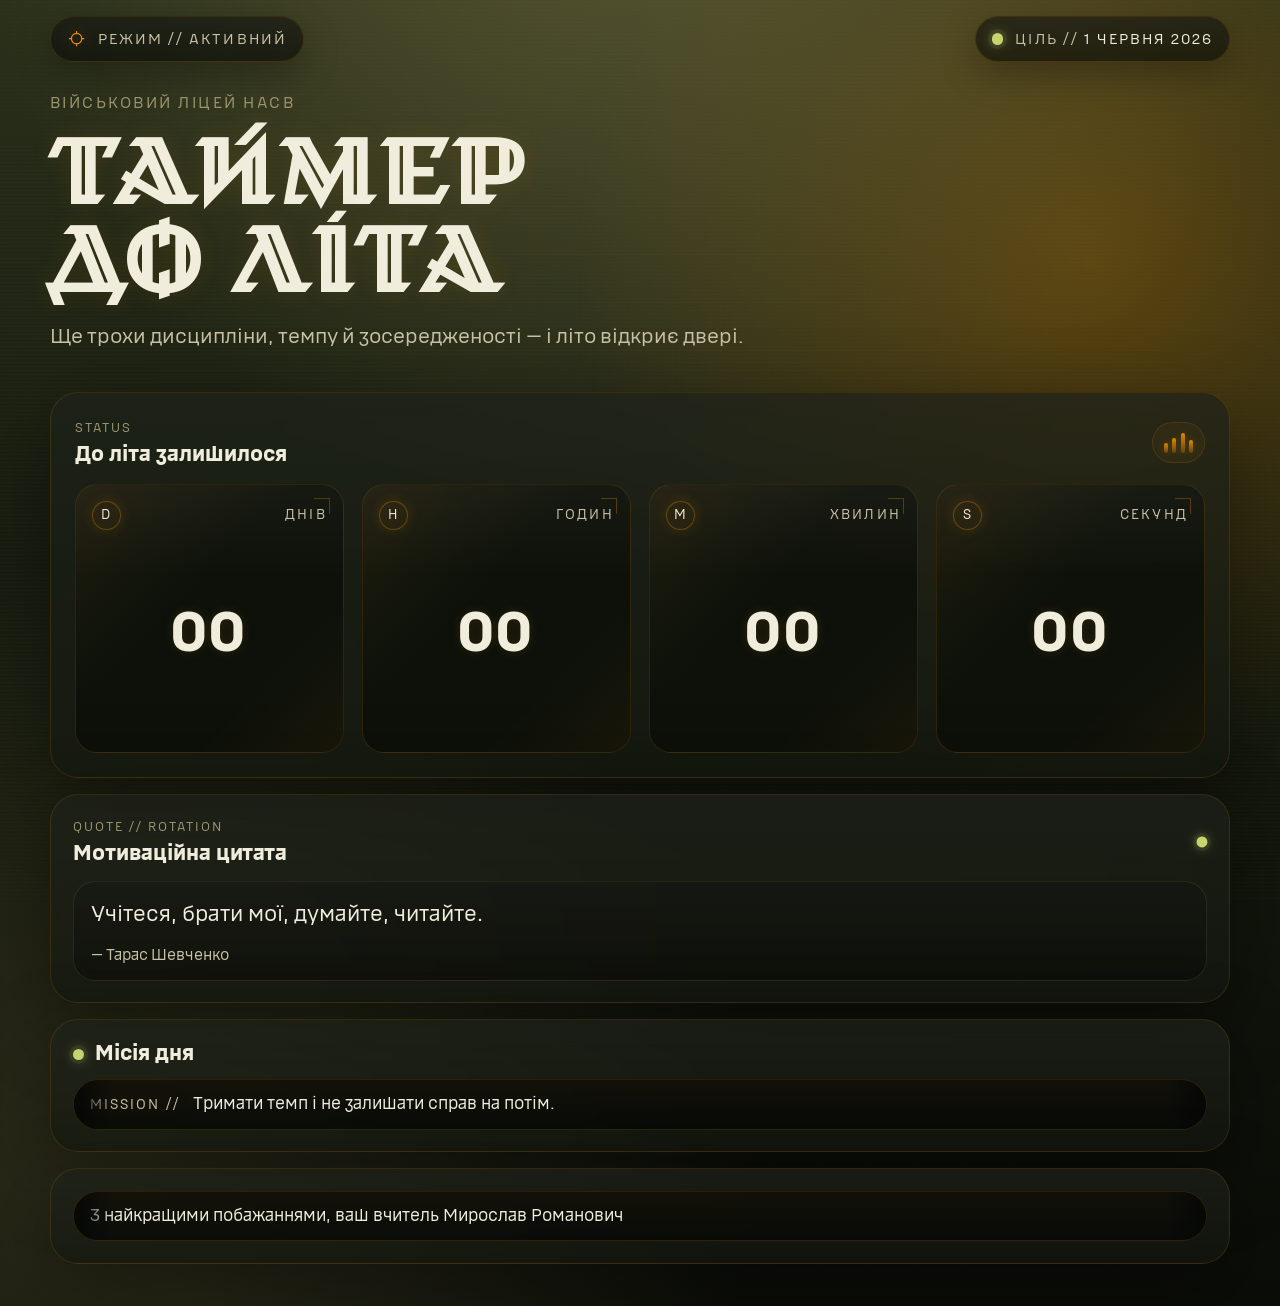
<file: index.html>
<!doctype html>
<html lang="uk">
  <head>
    <meta charset="UTF-8" />
    <meta name="viewport" content="width=device-width, initial-scale=1" />
    <title>Таймер до літа</title>
    <meta
      name="description"
      content="Односторінковий адаптивний таймер до літа у військово-тактичній стилістиці для ліцеїстів."
    />

    <!--
      Налаштування шрифтів:
      1) Покладіть Volja та UAF Sans у папку ./fonts/
      2) Якщо файлів немає, сторінка коректно перейде на fallback-шрифти
      Технічна примітка: <main> позначає домінантний вміст сторінки, а <time datetime>
      дає машиночитну дату — див. MDN: HTML <main>, HTML <time>.
    -->
    <link
      rel="preload"
      href="./fonts/Volja-Regular.woff2"
      as="font"
      type="font/woff2"
      crossorigin
    />
    <link
      rel="preload"
      href="./fonts/UAFSans-Regular.woff2"
      as="font"
      type="font/woff2"
      crossorigin
    />
    <link
      rel="preload"
      href="./fonts/UAFSans-Bold.woff2"
      as="font"
      type="font/woff2"
      crossorigin
    />

    <link rel="stylesheet" href="./styles.css" />
    <link rel="shortcut icon" href="./includes/favicon.png" type="image/x-icon">
  </head>
  <body>
    <a class="skip-link" href="#main-content">Перейти до основного вмісту</a>

    <div class="site-shell">
      <header class="topbar" aria-label="Статус таймера">
        <div class="topbar__group">
          <span class="status-icon" aria-hidden="true">
            <svg
              viewBox="0 0 24 24"
              width="20"
              height="20"
              fill="none"
              xmlns="http://www.w3.org/2000/svg"
            >
              <circle cx="12" cy="12" r="6.5" />
              <path d="M12 2.5V6.5M12 17.5V21.5M2.5 12H6.5M17.5 12H21.5" />
            </svg>
          </span>
          <span class="status-text">РЕЖИМ // АКТИВНИЙ</span>
        </div>

        <div class="topbar__group topbar__group--right">
          <span class="status-led" aria-hidden="true"></span>
          <span class="status-text">
            ЦІЛЬ //
            <time id="target-date" datetime="2026-06-01T00:00:00+03:00">
              1 червня 2026
            </time>
          </span>
        </div>
      </header>

      <main id="main-content" class="hero" aria-labelledby="page-title">
        <section class="hero__inner">
          <p class="eyebrow">Військовий ліцей НАСВ</p>
          <h1 id="page-title">Таймер до літа</h1>
          <p class="lead">
            Ще трохи дисципліни, темпу й зосередженості — і літо відкриє двері.
          </p>

          <section class="countdown-block" aria-labelledby="countdown-title">
            <div class="block-head">
              <div class="block-head__left">
                <span class="micro-tag">STATUS</span>
                <h2 id="countdown-title">До літа залишилося</h2>
              </div>

              <div class="signal" aria-hidden="true">
                <span class="signal__bar"></span>
                <span class="signal__bar"></span>
                <span class="signal__bar"></span>
                <span class="signal__bar"></span>
              </div>
            </div>

            <div class="countdown-grid" data-countdown>
              <article class="time-card" aria-label="Днів">
                <div class="time-card__meta">
                  <span class="time-card__code">D</span>
                  <span class="time-card__label">Днів</span>
                </div>
                <p class="time-card__value" id="days" aria-hidden="true">00</p>
                <span class="time-card__corner" aria-hidden="true"></span>
              </article>

              <article class="time-card" aria-label="Годин">
                <div class="time-card__meta">
                  <span class="time-card__code">H</span>
                  <span class="time-card__label">Годин</span>
                </div>
                <p class="time-card__value" id="hours" aria-hidden="true">
                  00
                </p>
                <span class="time-card__corner" aria-hidden="true"></span>
              </article>

              <article class="time-card" aria-label="Хвилин">
                <div class="time-card__meta">
                  <span class="time-card__code">M</span>
                  <span class="time-card__label">Хвилин</span>
                </div>
                <p class="time-card__value" id="minutes" aria-hidden="true">
                  00
                </p>
                <span class="time-card__corner" aria-hidden="true"></span>
              </article>

              <article class="time-card" aria-label="Секунд">
                <div class="time-card__meta">
                  <span class="time-card__code">S</span>
                  <span class="time-card__label">Секунд</span>
                </div>
                <p class="time-card__value" id="seconds" aria-hidden="true">
                  00
                </p>
                <span class="time-card__corner" aria-hidden="true"></span>
              </article>
            </div>

           <!--  <p class="summary-line" id="summary-line">
              Оперативний статус оновлюється щосекунди.
            </p>

            <p
              class="sr-only"
              id="countdown-live"
              role="status"
              aria-live="polite"
              aria-atomic="true"
            >
              До літа залишилося — триває обчислення.
            </p> -->
          </section>

          <section class="quote-block reveal" aria-labelledby="quote-title">
            <div class="block-head block-head--compact">
              <div class="block-head__left">
                <span class="micro-tag">QUOTE // ROTATION</span>
                <h2 id="quote-title">Мотиваційна цитата</h2>
              </div>
              <span class="status-led status-led--soft" aria-hidden="true"></span>
            </div>

            <figure class="quote-card" id="quote-card">
              <blockquote class="quote-card__text" id="quote-text">
                Учітеся, брати мої, думайте, читайте.
              </blockquote>
              <figcaption class="quote-card__author" id="quote-author">
                — Тарас Шевченко
              </figcaption>
            </figure>
          </section>

          <section class="mission-block reveal" aria-labelledby="mission-title">
            <div class="mission-block__label-wrap">
              <span class="mission-dot" aria-hidden="true"></span>
              <h2 id="mission-title" class="mission-block__label">
                Місія дня
              </h2>
            </div>

            <div class="mission-ticker" aria-live="off">
              <div class="mission-ticker__track">
                <span class="mission-ticker__prefix">MISSION //</span>
                <span id="mission-text">
                  Тримати темп і не залишати справ на потім.
                </span>
              </div>
            </div>
          </section>

          <section class="mission-block reveal" aria-labelledby="mission-title">
            <!-- <div class="mission-block__label-wrap">
              <span class="mission-dot" aria-hidden="true"></span>
              <h2 id="mission-title" class="mission-block__label">
                Місія дня
              </h2>
            </div> -->

            <div class="mission-ticker" aria-live="off">
              <div class="mission-ticker__track">
                
                <span id="mission-text">
                  З найкращими побажаннями, ваш вчитель Мирослав Романович
                </span>
              </div>
            </div>
          </section>
        </section>

       <!--  <section class="below-fold reveal" aria-labelledby="briefing-title">
          <div class="section-shell">
            <div class="block-head block-head--compact">
              <div class="block-head__left">
                <span class="micro-tag">BRIEFING</span>
                <h2 id="briefing-title">Що ще працює на вау-ефект</h2>
              </div>
            </div>

            <div class="briefing-grid">
              <article class="briefing-card">
                <h3>Тон сторінки</h3>
                <p>
                  Не «сувора воєнщина», а тактичний інтерфейс: точність,
                  дисципліна, гідність, світле очікування літа.
                </p>
              </article>

              <article class="briefing-card">
                <h3>Для учнів</h3>
                <p>
                  Короткі й сильні формули працюють краще за довгі абзаци. Одна
                  цитата, одна місія, один чіткий ритм.
                </p>
              </article>

              <article class="briefing-card">
                <h3>На телефоні</h3>
                <p>
                  Таймер перебудовується у формат 2×2, цифри лишаються великими,
                  а декоративні ефекти стають м’якшими.
                </p>
              </article>
            </div>
          </div>
        </section> -->
      </main>
    </div>

    <script defer src="./script.js"></script>
  </body>
</html>
</file>
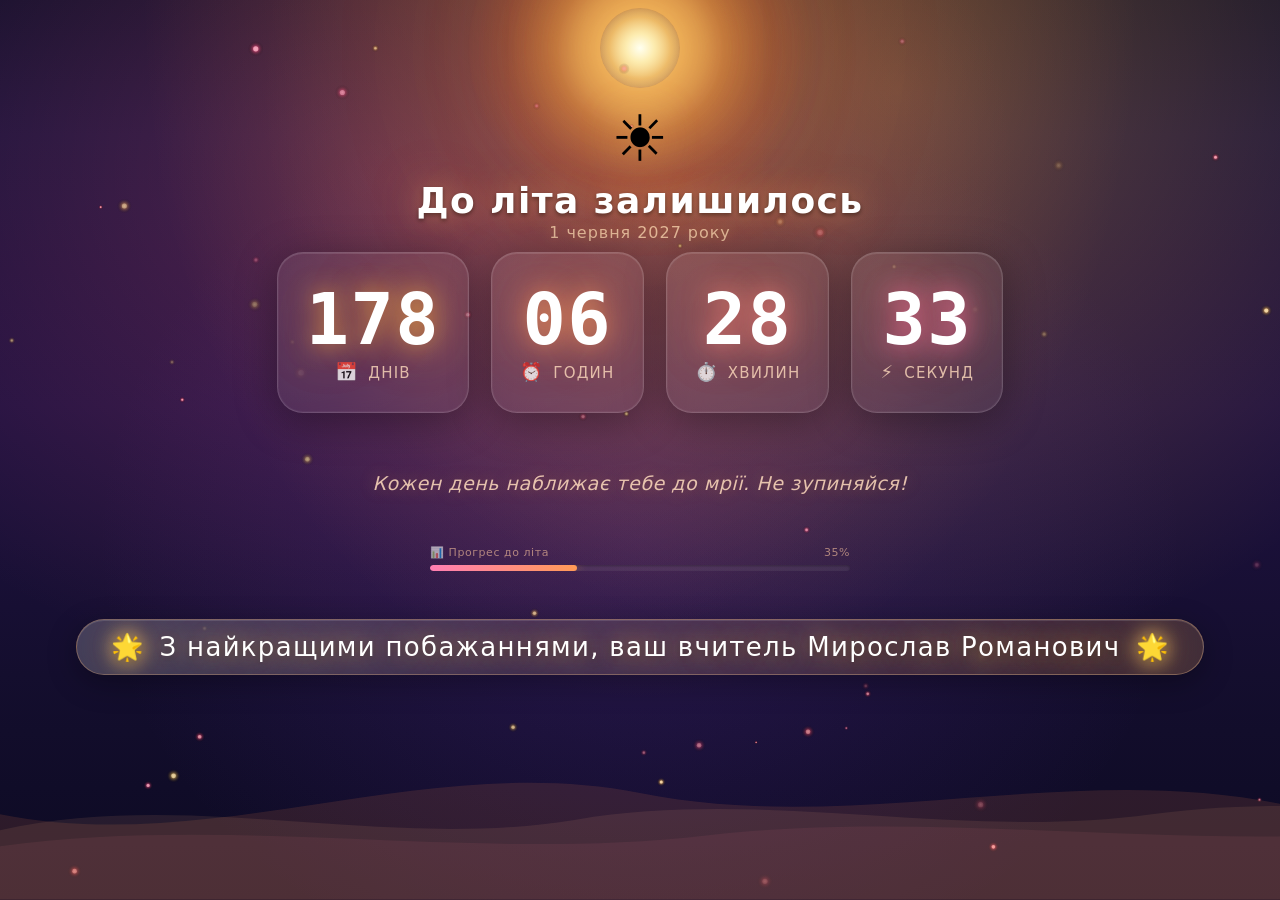
<file: index-v2.html>
<!DOCTYPE html>
<html lang="uk">
<head>
    <meta charset="UTF-8">
    <meta name="viewport" content="width=device-width, initial-scale=1.0">
    <title>⏳ Таймер до літа 2026</title>
    <style>
        :root {
            --bg-deep: #0a0a1a;
            --card-bg: rgba(255, 255, 255, 0.06);
            --card-border: rgba(255, 255, 255, 0.15);
            --text-primary: #ffffff;
            --text-secondary: rgba(255, 255, 255, 0.8);
            --glow-gold: #ffb347;
            --glow-coral: #ff6b6b;
            --glow-amber: #ff9a3c;
            --glow-pink: #ff7eb3;
            --glow-sun: #ffe484;
            --font-display: 'Segoe UI', 'Inter', system-ui, -apple-system, sans-serif;
            --font-mono: 'SF Mono', 'Cascadia Code', 'JetBrains Mono', 'Fira Code', monospace;
        }

        * {
            margin: 0;
            padding: 0;
            box-sizing: border-box;
        }

        html,
        body {
            width: 100%;
            height: 100%;
            overflow-x: hidden;
            font-family: var(--font-display);
            background: #0a0a1a;
            -webkit-tap-highlight-color: transparent;
            -webkit-font-smoothing: antialiased;
            -moz-osx-font-smoothing: grayscale;
        }

        /* ===== АНІМОВАНИЙ ФОН ===== */
        .bg-sky {
            position: fixed;
            inset: 0;
            z-index: 0;
            background:
                radial-gradient(ellipse at 50% 0%, rgba(255, 140, 60, 0.35) 0%, transparent 55%),
                radial-gradient(ellipse at 30% 20%, rgba(255, 100, 130, 0.25) 0%, transparent 50%),
                radial-gradient(ellipse at 70% 10%, rgba(255, 180, 70, 0.3) 0%, transparent 50%),
                radial-gradient(ellipse at 50% 60%, rgba(120, 60, 200, 0.2) 0%, transparent 60%),
                linear-gradient(180deg,
                    #0d0d2b 0%,
                    #15103a 15%,
                    #1a0f3c 30%,
                    #1e1040 45%,
                    #1a1038 60%,
                    #140e2e 75%,
                    #0c0a22 100%);
            animation: skyShift 20s ease-in-out infinite;
        }

        @keyframes skyShift {
            0%,
            100% {
                background:
                    radial-gradient(ellipse at 50% 0%, rgba(255, 140, 60, 0.35) 0%, transparent 55%),
                    radial-gradient(ellipse at 30% 20%, rgba(255, 100, 130, 0.25) 0%, transparent 50%),
                    radial-gradient(ellipse at 70% 10%, rgba(255, 180, 70, 0.3) 0%, transparent 50%),
                    radial-gradient(ellipse at 50% 60%, rgba(120, 60, 200, 0.2) 0%, transparent 60%),
                    linear-gradient(180deg, #0d0d2b 0%, #15103a 15%, #1a0f3c 30%, #1e1040 45%, #1a1038 60%, #140e2e 75%, #0c0a22 100%);
            }
            25% {
                background:
                    radial-gradient(ellipse at 55% 2%, rgba(255, 160, 50, 0.38) 0%, transparent 55%),
                    radial-gradient(ellipse at 25% 18%, rgba(255, 120, 150, 0.22) 0%, transparent 50%),
                    radial-gradient(ellipse at 75% 8%, rgba(255, 190, 60, 0.28) 0%, transparent 50%),
                    radial-gradient(ellipse at 48% 55%, rgba(140, 70, 220, 0.18) 0%, transparent 60%),
                    linear-gradient(180deg, #0f0f30 0%, #17123e 15%, #1c1140 30%, #201242 45%, #1c123a 60%, #150f30 75%, #0d0b24 100%);
            }
            50% {
                background:
                    radial-gradient(ellipse at 45% 1%, rgba(255, 130, 70, 0.32) 0%, transparent 55%),
                    radial-gradient(ellipse at 35% 22%, rgba(255, 90, 120, 0.28) 0%, transparent 50%),
                    radial-gradient(ellipse at 65% 12%, rgba(255, 170, 80, 0.32) 0%, transparent 50%),
                    radial-gradient(ellipse at 52% 62%, rgba(100, 50, 190, 0.22) 0%, transparent 60%),
                    linear-gradient(180deg, #0c0c28 0%, #140f38 15%, #190e3a 30%, #1d0f3e 45%, #190f36 60%, #130d2c 75%, #0b0920 100%);
            }
            75% {
                background:
                    radial-gradient(ellipse at 52% 3%, rgba(255, 150, 55, 0.36) 0%, transparent 55%),
                    radial-gradient(ellipse at 28% 16%, rgba(255, 110, 140, 0.24) 0%, transparent 50%),
                    radial-gradient(ellipse at 72% 6%, rgba(255, 185, 65, 0.29) 0%, transparent 50%),
                    radial-gradient(ellipse at 49% 58%, rgba(130, 65, 210, 0.19) 0%, transparent 60%),
                    linear-gradient(180deg, #0e0e2d 0%, #16113c 15%, #1b103e 30%, #1f1141 45%, #1b1139 60%, #140e2e 75%, #0c0a23 100%);
            }
        }

        /* ===== ЗІРКИ (CSS) ===== */
        .stars-container {
            position: fixed;
            inset: 0;
            z-index: 1;
            pointer-events: none;
            overflow: hidden;
        }
        .star {
            position: absolute;
            border-radius: 50%;
            background: #ffffff;
            animation: twinkle var(--duration) ease-in-out infinite;
            animation-delay: var(--delay);
            opacity: 0;
            width: var(--size);
            height: var(--size);
            top: var(--top);
            left: var(--left);
            box-shadow: 0 0 var(--glow-radius) var(--glow-spread) rgba(255, 220, 180, 0.7);
        }
        @keyframes twinkle {
            0%,
            100% {
                opacity: 0.1;
                transform: scale(0.8);
            }
            30% {
                opacity: 0.9;
                transform: scale(1.4);
            }
            60% {
                opacity: 0.25;
                transform: scale(0.9);
            }
            85% {
                opacity: 0.7;
                transform: scale(1.25);
            }
        }

        /* ===== СОНЦЕ ===== */
        .sun-glow {
            position: fixed;
            top: -120px;
            left: 50%;
            transform: translateX(-50%);
            width: 340px;
            height: 340px;
            border-radius: 50%;
            z-index: 1;
            pointer-events: none;
            background: radial-gradient(circle,
                    rgba(255, 240, 180, 0.9) 0%,
                    rgba(255, 200, 100, 0.6) 18%,
                    rgba(255, 150, 50, 0.3) 35%,
                    rgba(255, 100, 30, 0.1) 55%,
                    transparent 72%);
            animation: sunPulse 6s ease-in-out infinite;
            filter: blur(2px);
        }
        .sun-core {
            position: fixed;
            top: 8px;
            left: 50%;
            transform: translateX(-50%);
            width: 80px;
            height: 80px;
            border-radius: 50%;
            z-index: 1;
            pointer-events: none;
            background: radial-gradient(circle,
                    rgba(255, 255, 240, 1) 0%,
                    rgba(255, 240, 180, 0.9) 25%,
                    rgba(255, 200, 100, 0.5) 55%,
                    transparent 70%);
            animation: sunPulse 6s ease-in-out infinite;
            box-shadow:
                0 0 60px 30px rgba(255, 200, 100, 0.55),
                0 0 120px 60px rgba(255, 160, 60, 0.3),
                0 0 200px 90px rgba(255, 130, 40, 0.15);
        }
        @keyframes sunPulse {
            0%,
            100% {
                transform: translateX(-50%) scale(1);
                opacity: 0.85;
            }
            40% {
                transform: translateX(-50%) scale(1.12);
                opacity: 1;
            }
            70% {
                transform: translateX(-50%) scale(1.04);
                opacity: 0.9;
            }
        }

        /* ===== КАНВАС ДЛЯ ЧАСТИНОК ===== */
        #particlesCanvas {
            position: fixed;
            inset: 0;
            z-index: 2;
            pointer-events: none;
        }

        /* ===== ОСНОВНИЙ КОНТЕЙНЕР ===== */
        .main-container {
            position: relative;
            z-index: 3;
            display: flex;
            flex-direction: column;
            align-items: center;
            justify-content: center;
            min-height: 100vh;
            padding: 20px;
            padding-bottom: 140px;
            pointer-events: none;
        }
        .main-container>* {
            pointer-events: auto;
        }

        /* ===== ПЛАВАЮЧІ ЕМОДЖІ ===== */
        .floating-emoji {
            position: fixed;
            z-index: 2;
            pointer-events: none;
            font-size: var(--emoji-size);
            animation: floatUp var(--float-duration) linear infinite;
            animation-delay: var(--float-delay);
            left: var(--float-left);
            bottom: -60px;
            opacity: 0;
            filter: blur(0.5px);
            text-shadow: 0 0 18px rgba(255, 200, 150, 0.5);
        }
        @keyframes floatUp {
            0% {
                bottom: -60px;
                opacity: 0;
                transform: translateX(0) rotate(0deg) scale(0.6);
            }
            8% {
                opacity: 0.8;
            }
            15% {
                transform: translateX(15px) rotate(8deg) scale(1);
            }
            30% {
                transform: translateX(-10px) rotate(-5deg) scale(1.05);
            }
            50% {
                transform: translateX(18px) rotate(7deg) scale(0.95);
            }
            70% {
                transform: translateX(-14px) rotate(-6deg) scale(1.02);
            }
            85% {
                opacity: 0.5;
            }
            100% {
                bottom: 110vh;
                opacity: 0;
                transform: translateX(20px) rotate(12deg) scale(0.5);
            }
        }

        /* ===== ЗАГОЛОВОК ===== */
        .title-wrapper {
            text-align: center;
            margin-bottom: 10px;
            animation: titleEntrance 1.2s cubic-bezier(0.22, 0.61, 0.36, 1) forwards;
            opacity: 0;
            transform: translateY(-30px);
        }
        @keyframes titleEntrance {
            to {
                opacity: 1;
                transform: translateY(0);
            }
        }
        .title-icon {
            font-size: clamp(40px, 7vw, 64px);
            display: block;
            animation: iconBounce 2s ease-in-out infinite;
            filter: drop-shadow(0 0 20px rgba(255, 200, 100, 0.6));
        }
        @keyframes iconBounce {
            0%,
            100% {
                transform: translateY(0);
            }
            25% {
                transform: translateY(-16px);
            }
            50% {
                transform: translateY(0);
            }
            75% {
                transform: translateY(-7px);
            }
        }
        .main-title {
            font-size: clamp(22px, 4.5vw, 36px);
            font-weight: 700;
            color: #ffffff;
            letter-spacing: 0.04em;
            text-shadow:
                0 0 30px rgba(255, 180, 100, 0.5),
                0 0 60px rgba(255, 140, 60, 0.3),
                0 2px 4px rgba(0, 0, 0, 0.5);
            margin-top: 4px;
        }
        .summer-date-label {
            font-size: clamp(13px, 2.2vw, 16px);
            color: rgba(255, 220, 180, 0.75);
            letter-spacing: 0.06em;
            margin-top: 2px;
            font-weight: 400;
            text-shadow: 0 0 12px rgba(255, 160, 80, 0.4);
        }

        /* ===== ТАЙМЕР ===== */
        .timer-grid {
            display: flex;
            flex-wrap: wrap;
            gap: clamp(12px, 2.5vw, 22px);
            justify-content: center;
            align-items: stretch;
            animation: timerEntrance 1s 0.3s cubic-bezier(0.22, 0.61, 0.36, 1) forwards;
            opacity: 0;
            transform: translateY(20px);
        }
        @keyframes timerEntrance {
            to {
                opacity: 1;
                transform: translateY(0);
            }
        }

        .timer-card {
            position: relative;
            background: var(--card-bg);
            border: 1.5px solid var(--card-border);
            border-radius: clamp(18px, 3vw, 26px);
            padding: clamp(18px, 3vw, 30px) clamp(16px, 2.8vw, 28px);
            min-width: clamp(75px, 16vw, 130px);
            text-align: center;
            backdrop-filter: blur(20px);
            -webkit-backdrop-filter: blur(20px);
            box-shadow:
                0 8px 40px rgba(0, 0, 0, 0.35),
                inset 0 1px 0 rgba(255, 255, 255, 0.08),
                0 0 0 1px rgba(255, 255, 255, 0.04) inset;
            transition: all 0.35s cubic-bezier(0.25, 0.8, 0.25, 1.2);
            overflow: hidden;
            user-select: none;
        }
        .timer-card::before {
            content: '';
            position: absolute;
            top: -50%;
            left: -50%;
            width: 200%;
            height: 200%;
            background: radial-gradient(circle at 30% 30%,
                    rgba(255, 255, 255, 0.06) 0%,
                    transparent 60%);
            pointer-events: none;
            transition: opacity 0.4s;
            opacity: 0.5;
        }
        .timer-card:hover {
            transform: translateY(-6px) scale(1.04);
            border-color: rgba(255, 200, 140, 0.45);
            box-shadow:
                0 16px 55px rgba(0, 0, 0, 0.4),
                0 0 40px rgba(255, 150, 60, 0.2),
                inset 0 1px 0 rgba(255, 255, 255, 0.12);
        }
        .timer-card:hover::before {
            opacity: 0.8;
        }
        .timer-card:active {
            transform: scale(0.97);
            transition: transform 0.1s;
        }

        .timer-number {
            font-family: var(--font-mono);
            font-size: clamp(38px, 8vw, 72px);
            font-weight: 700;
            color: #ffffff;
            letter-spacing: 0.02em;
            text-shadow:
                0 0 25px var(--card-glow, rgba(255, 180, 100, 0.7)),
                0 0 50px var(--card-glow-2, rgba(255, 140, 60, 0.4)),
                0 0 80px var(--card-glow-3, rgba(255, 120, 40, 0.2));
            transition: text-shadow 0.5s;
            position: relative;
            z-index: 1;
            line-height: 1;
        }
        .timer-number.pulse {
            animation: numPulse 0.35s ease-out;
        }
        @keyframes numPulse {
            0% {
                transform: scale(1.18);
                text-shadow: 0 0 40px rgba(255, 220, 140, 1), 0 0 80px rgba(255, 180, 80, 0.8), 0 0 120px rgba(255, 140, 40, 0.5);
            }
            100% {
                transform: scale(1);
                text-shadow: 0 0 25px var(--card-glow, rgba(255, 180, 100, 0.7)), 0 0 50px var(--card-glow-2, rgba(255, 140, 60, 0.4)), 0 0 80px var(--card-glow-3, rgba(255, 120, 40, 0.2));
            }
        }

        .timer-label {
            font-size: clamp(11px, 2vw, 15px);
            font-weight: 500;
            color: rgba(255, 220, 190, 0.8);
            letter-spacing: 0.08em;
            text-transform: uppercase;
            margin-top: 6px;
            position: relative;
            z-index: 1;
        }
        .timer-icon-label {
            display: inline-block;
            margin-right: 4px;
            font-size: clamp(14px, 2.4vw, 18px);
        }

        /* Кольори карток */
        .card-days {
            --card-glow: rgba(255, 180, 70, 0.7);
            --card-glow-2: rgba(255, 150, 40, 0.4);
            --card-glow-3: rgba(255, 120, 20, 0.2);
        }
        .card-hours {
            --card-glow: rgba(255, 160, 100, 0.7);
            --card-glow-2: rgba(255, 130, 60, 0.4);
            --card-glow-3: rgba(255, 100, 30, 0.2);
        }
        .card-minutes {
            --card-glow: rgba(255, 140, 130, 0.7);
            --card-glow-2: rgba(255, 110, 80, 0.4);
            --card-glow-3: rgba(255, 90, 50, 0.2);
        }
        .card-seconds {
            --card-glow: rgba(255, 120, 160, 0.75);
            --card-glow-2: rgba(255, 100, 120, 0.45);
            --card-glow-3: rgba(255, 80, 80, 0.25);
        }

        /* ===== ЦИТАТИ ===== */
        .quote-container {
            margin-top: clamp(24px, 4vh, 40px);
            text-align: center;
            min-height: clamp(50px, 8vh, 70px);
            display: flex;
            align-items: center;
            justify-content: center;
            animation: quoteEntrance 1s 0.6s cubic-bezier(0.22, 0.61, 0.36, 1) forwards;
            opacity: 0;
            transform: translateY(16px);
        }
        @keyframes quoteEntrance {
            to {
                opacity: 1;
                transform: translateY(0);
            }
        }
        .quote-text {
            font-size: clamp(14px, 2.5vw, 19px);
            font-style: italic;
            color: rgba(255, 220, 190, 0.85);
            letter-spacing: 0.03em;
            text-shadow: 0 0 16px rgba(255, 160, 80, 0.35);
            transition: opacity 0.7s ease, transform 0.7s ease;
            max-width: 600px;
            padding: 0 20px;
            line-height: 1.5;
        }
        .quote-text.fade-out {
            opacity: 0;
            transform: translateY(-12px);
        }
        .quote-text.fade-in {
            opacity: 1;
            transform: translateY(0);
        }
        .quote-author {
            display: block;
            font-size: clamp(11px, 1.8vw, 14px);
            font-style: normal;
            color: rgba(255, 200, 160, 0.6);
            margin-top: 6px;
            letter-spacing: 0.05em;
        }

        /* ===== ПРОГРЕС-БАР ===== */
        .progress-wrapper {
            margin-top: clamp(18px, 3vh, 28px);
            width: min(420px, 80vw);
            animation: quoteEntrance 1s 0.75s cubic-bezier(0.22, 0.61, 0.36, 1) forwards;
            opacity: 0;
            transform: translateY(16px);
        }
        .progress-info {
            display: flex;
            justify-content: space-between;
            font-size: 11px;
            color: rgba(255, 200, 160, 0.6);
            letter-spacing: 0.05em;
            margin-bottom: 6px;
        }
        .progress-bar-outer {
            width: 100%;
            height: 6px;
            border-radius: 10px;
            background: rgba(255, 255, 255, 0.08);
            overflow: hidden;
            box-shadow: inset 0 1px 3px rgba(0, 0, 0, 0.3);
        }
        .progress-bar-inner {
            height: 100%;
            border-radius: 10px;
            background: linear-gradient(90deg, #ff7eb3, #ff9a56, #ffb347, #ffcc70);
            background-size: 300% 100%;
            animation: progressShimmer 3s linear infinite;
            transition: width 0.6s ease;
            box-shadow: 0 0 12px rgba(255, 160, 60, 0.5);
        }
        @keyframes progressShimmer {
            0% {
                background-position: 0% 50%;
            }
            100% {
                background-position: 300% 50%;
            }
        }

        /* ===== ПІДПИС ВЧИТЕЛЯ ===== */
        .teacher-signature {
            margin-top: clamp(30px, 6vh, 48px);
            text-align: center;
            animation: signatureEntrance 1.4s 1s cubic-bezier(0.22, 0.61, 0.36, 1) forwards;
            opacity: 0;
            transform: translateY(20px);
            position: relative;
            z-index: 4;
            pointer-events: auto;
        }
        @keyframes signatureEntrance {
            to {
                opacity: 1;
                transform: translateY(0);
            }
        }
        .signature-text {
            font-size: clamp(18px, 3.5vw, 26px);
            font-weight: 500;
            color: #ffffff;
            letter-spacing: 0.05em;
            text-shadow:
                0 0 20px rgba(255, 200, 100, 0.6),
                0 0 40px rgba(255, 160, 60, 0.35),
                0 2px 8px rgba(0, 0, 0, 0.4);
            background: linear-gradient(135deg,
                    rgba(255, 255, 255, 0.15) 0%,
                    rgba(255, 220, 160, 0.1) 40%,
                    rgba(255, 180, 100, 0.2) 100%);
            display: inline-block;
            padding: 12px 28px;
            border-radius: 40px;
            border: 1px solid rgba(255, 200, 140, 0.35);
            backdrop-filter: blur(12px);
            -webkit-backdrop-filter: blur(12px);
            box-shadow:
                0 8px 30px rgba(0, 0, 0, 0.3),
                inset 0 1px 0 rgba(255, 255, 255, 0.12);
            transition: all 0.4s ease;
            position: relative;
            overflow: hidden;
        }
        .signature-text::before {
            content: '';
            position: absolute;
            top: -50%;
            left: -50%;
            width: 200%;
            height: 200%;
            background: radial-gradient(circle at 30% 40%,
                    rgba(255, 255, 255, 0.08) 0%,
                    transparent 55%);
            pointer-events: none;
            animation: signatureShine 3s ease-in-out infinite;
        }
        @keyframes signatureShine {
            0%,
            100% {
                opacity: 0.3;
            }
            50% {
                opacity: 0.7;
            }
        }
        .signature-text:hover {
            border-color: rgba(255, 220, 160, 0.6);
            box-shadow:
                0 12px 40px rgba(0, 0, 0, 0.45),
                0 0 50px rgba(255, 170, 60, 0.3),
                inset 0 1px 0 rgba(255, 255, 255, 0.18);
            transform: translateY(-3px);
        }
        .signature-emoji {
            display: inline-block;
            animation: iconBounce 2s ease-in-out infinite;
            margin: 0 6px;
            filter: drop-shadow(0 0 8px rgba(255, 200, 100, 0.6));
        }

        /* ===== ХВИЛЯ ===== */
        .wave-container {
            position: fixed;
            bottom: 0;
            left: 0;
            width: 200%;
            z-index: 2;
            pointer-events: none;
            line-height: 0;
            opacity: 0.7;
        }
        .wave-container svg {
            display: block;
            width: 100%;
            height: auto;
        }
        .wave-layer-1 {
            animation: waveDrift1 14s linear infinite;
        }
        .wave-layer-2 {
            animation: waveDrift2 10s linear infinite;
        }
        .wave-layer-3 {
            animation: waveDrift3 18s linear infinite;
        }
        @keyframes waveDrift1 {
            0% {
                transform: translateX(0);
            }
            100% {
                transform: translateX(-50%);
            }
        }
        @keyframes waveDrift2 {
            0% {
                transform: translateX(0);
            }
            100% {
                transform: translateX(-50%);
            }
        }
        @keyframes waveDrift3 {
            0% {
                transform: translateX(0);
            }
            100% {
                transform: translateX(-50%);
            }
        }

        /* ===== АДАПТИВНІСТЬ ===== */
        @media (max-width: 768px) {
            .timer-grid {
                gap: 10px;
            }
            .timer-card {
                min-width: 65px;
                padding: 14px 12px;
                border-radius: 16px;
                border-width: 1.2px;
            }
            .timer-number {
                font-size: clamp(30px, 10vw, 50px);
            }
            .sun-glow {
                width: 220px;
                height: 220px;
                top: -80px;
            }
            .sun-core {
                width: 50px;
                height: 50px;
                top: 20px;
                box-shadow: 0 0 35px 18px rgba(255, 200, 100, 0.45), 0 0 70px 35px rgba(255, 160, 60, 0.2);
            }
            .wave-container {
                bottom: -10px;
            }
            .signature-text {
                font-size: 16px;
                padding: 10px 20px;
            }
        }
        @media (max-width: 420px) {
            .timer-grid {
                display: grid;
                grid-template-columns: 1fr 1fr;
                gap: 8px;
                width: 100%;
                max-width: 300px;
            }
            .timer-card {
                min-width: unset;
                padding: 12px 8px;
                border-radius: 14px;
            }
            .timer-number {
                font-size: clamp(26px, 11vw, 40px);
            }
            .timer-label {
                font-size: 10px;
                letter-spacing: 0.05em;
            }
            .main-title {
                font-size: 18px;
            }
            .title-icon {
                font-size: 32px;
            }
            .sun-glow {
                width: 160px;
                height: 160px;
                top: -50px;
            }
            .sun-core {
                width: 36px;
                height: 36px;
                top: 28px;
                box-shadow: 0 0 25px 12px rgba(255, 200, 100, 0.4), 0 0 50px 20px rgba(255, 160, 60, 0.15);
            }
            .signature-text {
                font-size: 14px;
                padding: 8px 16px;
                border-radius: 30px;
            }
        }
        @media (min-width: 1400px) {
            .timer-card {
                min-width: 150px;
                padding: 36px 32px;
            }
            .timer-number {
                font-size: 80px;
            }
            .timer-label {
                font-size: 17px;
            }
            .sun-glow {
                width: 420px;
                height: 420px;
                top: -150px;
            }
            .sun-core {
                width: 100px;
                height: 100px;
                top: 0;
            }
            .signature-text {
                font-size: 30px;
                padding: 16px 36px;
            }
        }
    </style>
</head>
<body>

    <!-- Фон -->
    <div class="bg-sky"></div>

    <!-- Сонце -->
    <div class="sun-glow"></div>
    <div class="sun-core"></div>

    <!-- Зірки -->
    <div class="stars-container" id="starsContainer"></div>

    <!-- Канвас для спалахів -->
    <canvas id="particlesCanvas"></canvas>

    <!-- Плаваючі емоджі (контейнер) -->
    <div id="floatingEmojisContainer"></div>

    <!-- Хвилі -->
    <div class="wave-container">
        <svg viewBox="0 0 2400 160" preserveAspectRatio="none" xmlns="http://www.w3.org/2000/svg">
            <!-- Шар 1 -->
            <g class="wave-layer-1">
                <path d="M0,80 C200,120 400,20 600,60 C800,100 1000,30 1200,70 C1400,110 1600,40 1800,55 C2000,70 2200,25 2400,65 L2400,160 L0,160 Z"
                fill="rgba(255,140,80,0.18)" />
            </g>
            <!-- Шар 2 -->
            <g class="wave-layer-2">
                <path d="M0,95 C180,55 360,115 540,85 C720,55 900,105 1080,80 C1260,55 1440,100 1620,75 C1800,50 1980,90 2160,70 C2340,50 2400,85 2400,85 L2400,160 L0,160 Z"
                fill="rgba(255,180,120,0.15)" />
            </g>
            <!-- Шар 3 -->
            <g class="wave-layer-3">
                <path d="M0,110 C220,80 440,125 660,100 C880,75 1100,115 1320,95 C1540,75 1760,110 1980,90 C2200,70 2400,105 2400,105 L2400,160 L0,160 Z"
                fill="rgba(255,120,140,0.12)" />
            </g>
        </svg>
    </div>

    <!-- Основний контент -->
    <div class="main-container">
        <!-- Заголовок -->
        <div class="title-wrapper">
            <span class="title-icon">☀️</span>
            <h1 class="main-title">До літа залишилось</h1>
            <p class="summer-date-label" id="summerDateLabel">1 червня 2026 року</p>
        </div>

        <!-- Таймер -->
        <div class="timer-grid">
            <div class="timer-card card-days">
                <div class="timer-number" id="days">00</div>
                <div class="timer-label"><span class="timer-icon-label">📅</span> Днів</div>
            </div>
            <div class="timer-card card-hours">
                <div class="timer-number" id="hours">00</div>
                <div class="timer-label"><span class="timer-icon-label">⏰</span> Годин</div>
            </div>
            <div class="timer-card card-minutes">
                <div class="timer-number" id="minutes">00</div>
                <div class="timer-label"><span class="timer-icon-label">⏱️</span> Хвилин</div>
            </div>
            <div class="timer-card card-seconds">
                <div class="timer-number" id="seconds">00</div>
                <div class="timer-label"><span class="timer-icon-label">⚡</span> Секунд</div>
            </div>
        </div>

        <!-- Цитати -->
        <div class="quote-container">
            <p class="quote-text fade-in" id="quoteText">
                <span id="quoteContent">Кожен день наближає тебе до мрії. Не зупиняйся!</span>
            </p>
        </div>

        <!-- Прогрес-бар -->
        <div class="progress-wrapper">
            <div class="progress-info">
                <span>📊 Прогрес до літа</span>
                <span id="progressPercent">0%</span>
            </div>
            <div class="progress-bar-outer">
                <div class="progress-bar-inner" id="progressBar" style="width: 0%;"></div>
            </div>
        </div>

        <!-- Підпис вчителя -->
        <div class="teacher-signature">
            <p class="signature-text">
                <span class="signature-emoji">🌟</span> З найкращими побажаннями, ваш вчитель Мирослав Романович <span class="signature-emoji">🌟</span>
            </p>
        </div>
    </div>

    <script>
        (function() {
            // ==================== НАЛАШТУВАННЯ ДАТИ ЛІТА ====================
            const now = new Date();
            const currentYear = now.getFullYear();
            let summerDate = new Date(currentYear, 5, 1, 0, 0, 0, 0); // 1 червня
            if (now >= summerDate) {
                summerDate = new Date(currentYear + 1, 5, 1, 0, 0, 0, 0);
            }

            // Для прогрес-бару: початок відліку — 1 вересня попереднього року (початок навчального року)
            const progressStartDate = new Date(summerDate.getFullYear() - 1, 8, 1, 0, 0, 0, 0); // 1 вересня
            const totalProgressMs = summerDate.getTime() - progressStartDate.getTime();

            // Відображення дати
            const months = [
                'січня', 'лютого', 'березня', 'квітня', 'травня', 'червня',
                'липня', 'серпня', 'вересня', 'жовтня', 'листопада', 'грудня'
            ];
            document.getElementById('summerDateLabel').textContent =
                `${summerDate.getDate()} ${months[summerDate.getMonth()]} ${summerDate.getFullYear()} року`;

            // ==================== DOM ЕЛЕМЕНТИ ====================
            const daysEl = document.getElementById('days');
            const hoursEl = document.getElementById('hours');
            const minutesEl = document.getElementById('minutes');
            const secondsEl = document.getElementById('seconds');
            const quoteContent = document.getElementById('quoteContent');
            const quoteText = document.getElementById('quoteText');
            const progressBar = document.getElementById('progressBar');
            const progressPercent = document.getElementById('progressPercent');

            // ==================== ЦИТАТИ ====================
            const quotes = [
                { text: 'Кожен день наближає тебе до мрії. Не зупиняйся!', author: '' },
                { text: 'Літо — це час, коли світ розквітає у всіх барвах', author: '' },
                { text: 'Залишилось зовсім трохи! Тепло вже близько ☀️', author: '' },
                { text: 'Найкраще попереду! Вір у себе та свої сили', author: '' },
                { text: 'Відчуй наближення сонця — воно вже поряд', author: '' },
                { text: 'Твоя праця зараз — це твій успіх влітку', author: '' },
                { text: 'Канікули чекають на тебе! Залишився останній ривок', author: '' },
                { text: 'Мрій масштабно, дій сміливо, відпочивай яскраво!', author: '' },
                { text: 'Сонце, море, друзі — все це зовсім скоро', author: '' },
                { text: 'Ти — неймовірний! І літо буде неймовірним теж', author: '' },
                { text: 'Кожна секунда наближає момент свободи', author: '' },
                { text: 'Пам\'ятай: після дощу завжди виходить сонце', author: '' },
            ];
            let quoteIndex = 0;
            let quoteInterval;

            function rotateQuote() {
                quoteText.classList.add('fade-out');
                setTimeout(() => {
                    quoteIndex = (quoteIndex + 1) % quotes.length;
                    const q = quotes[quoteIndex];
                    quoteContent.textContent = q.text;
                    quoteText.classList.remove('fade-out');
                    quoteText.classList.add('fade-in');
                    setTimeout(() => {
                        quoteText.classList.remove('fade-in');
                    }, 700);
                }, 700);
            }
            quoteInterval = setInterval(rotateQuote, 6000);

            // ==================== ТАЙМЕР ====================
            let prevSeconds = -1;

            function pad(num) {
                return String(num).padStart(2, '0');
            }

            function updateTimer() {
                const nowTime = new Date().getTime();
                const diff = summerDate.getTime() - nowTime;

                if (diff <= 0) {
                    daysEl.textContent = '00';
                    hoursEl.textContent = '00';
                    minutesEl.textContent = '00';
                    secondsEl.textContent = '00';
                    quoteContent.textContent = '🎉 Літо настало! Насолоджуйся кожною миттю!';
                    progressBar.style.width = '100%';
                    progressPercent.textContent = '100%';
                    clearInterval(quoteInterval);
                    return;
                }

                const totalSeconds = Math.floor(diff / 1000);
                const d = Math.floor(totalSeconds / 86400);
                const h = Math.floor((totalSeconds % 86400) / 3600);
                const m = Math.floor((totalSeconds % 3600) / 60);
                const s = totalSeconds % 60;

                daysEl.textContent = pad(d);
                hoursEl.textContent = pad(h);
                minutesEl.textContent = pad(m);
                secondsEl.textContent = pad(s);

                // Пульс на секундах
                if (s !== prevSeconds && prevSeconds !== -1) {
                    secondsEl.classList.remove('pulse');
                    void secondsEl.offsetWidth;
                    secondsEl.classList.add('pulse');
                }
                prevSeconds = s;

                // Прогрес-бар
                const elapsed = nowTime - progressStartDate.getTime();
                const progress = Math.min(100, Math.max(0, Math.round((elapsed / totalProgressMs) * 100)));
                progressBar.style.width = progress + '%';
                progressPercent.textContent = progress + '%';
            }

            updateTimer();
            const timerInterval = setInterval(updateTimer, 1000);

            // ==================== ЗІРКИ (CSS) ====================
            const starsContainer = document.getElementById('starsContainer');
            const starCount = 70;
            for (let i = 0; i < starCount; i++) {
                const star = document.createElement('div');
                star.classList.add('star');
                const size = Math.random() * 3 + 1.2;
                star.style.setProperty('--size', size + 'px');
                star.style.setProperty('--top', Math.random() * 100 + '%');
                star.style.setProperty('--left', Math.random() * 100 + '%');
                star.style.setProperty('--duration', (Math.random() * 4 + 2.5) + 's');
                star.style.setProperty('--delay', (Math.random() * 6) + 's');
                star.style.setProperty('--glow-radius', (size * 4) + 'px');
                star.style.setProperty('--glow-spread', (size * 1.5) + 'px');
                starsContainer.appendChild(star);
            }

            // ==================== КАНВАС ЧАСТИНКИ ====================
            const canvas = document.getElementById('particlesCanvas');
            const ctx = canvas.getContext('2d');
            let particles = [];
            const maxParticles = 55;

            function resizeCanvas() {
                canvas.width = window.innerWidth;
                canvas.height = window.innerHeight;
            }
            resizeCanvas();
            window.addEventListener('resize', resizeCanvas);

            class Particle {
                constructor() {
                    this.reset();
                    this.y = Math.random() * canvas.height;
                }
                reset() {
                    this.x = Math.random() * canvas.width;
                    this.y = canvas.height + Math.random() * 100;
                    this.size = Math.random() * 2.2 + 0.6;
                    this.speedY = -(Math.random() * 1.2 + 0.4);
                    this.speedX = (Math.random() - 0.5) * 0.5;
                    this.opacity = Math.random() * 0.7 + 0.3;
                    this.flickerSpeed = Math.random() * 0.03 + 0.01;
                    this.flickerOffset = Math.random() * Math.PI * 2;
                    this.hue = Math.random() < 0.5 ?
                        Math.random() * 20 + 30 : // золотистий
                        Math.random() * 20 + 340; // рожево-червоний
                }
                update() {
                    this.y += this.speedY;
                    this.x += this.speedX;
                    this.opacity += Math.sin(Date.now() * this.flickerSpeed + this.flickerOffset) * 0.015;
                    this.opacity = Math.max(0.15, Math.min(0.9, this.opacity));
                    if (this.y < -40 || this.x < -40 || this.x > canvas.width + 40) {
                        this.reset();
                        this.y = canvas.height + Math.random() * 60;
                    }
                }
                draw(ctx) {
                    ctx.save();
                    ctx.globalAlpha = this.opacity;
                    const gradient = ctx.createRadialGradient(this.x, this.y, 0, this.x, this.y, this.size * 3);
                    gradient.addColorStop(0, `hsla(${this.hue}, 90%, 75%, 1)`);
                    gradient.addColorStop(0.4, `hsla(${this.hue}, 80%, 60%, 0.5)`);
                    gradient.addColorStop(1, 'transparent');
                    ctx.fillStyle = gradient;
                    ctx.beginPath();
                    ctx.arc(this.x, this.y, this.size * 3, 0, Math.PI * 2);
                    ctx.fill();
                    // Яскраве ядро
                    ctx.fillStyle = `hsla(${this.hue}, 100%, 85%, ${this.opacity})`;
                    ctx.beginPath();
                    ctx.arc(this.x, this.y, this.size, 0, Math.PI * 2);
                    ctx.fill();
                    ctx.restore();
                }
            }

            for (let i = 0; i < maxParticles; i++) {
                particles.push(new Particle());
            }

            function animateParticles() {
                ctx.clearRect(0, 0, canvas.width, canvas.height);
                particles.forEach(p => {
                    p.update();
                    p.draw(ctx);
                });
                requestAnimationFrame(animateParticles);
            }
            animateParticles();

            // ==================== ПЛАВАЮЧІ ЕМОДЖІ ====================
            const emojisContainer = document.getElementById('floatingEmojisContainer');
            const summerEmojis = ['☀️', '🌴', '🌊', '🏖️', '🍦', '🌺', '🦋', '😎', '⭐', '🌈', '🍉', '🏄', '🌅', '💫', '🎵',
                '🔥', '✨', '🕶️', '🌻', '🍹'
            ];
            const emojiElements = [];

            function createFloatingEmoji() {
                const el = document.createElement('span');
                el.classList.add('floating-emoji');
                el.textContent = summerEmojis[Math.floor(Math.random() * summerEmojis.length)];
                const size = Math.random() * 22 + 16;
                el.style.setProperty('--emoji-size', size + 'px');
                el.style.setProperty('--float-duration', (Math.random() * 12 + 10) + 's');
                el.style.setProperty('--float-delay', (Math.random() * 10) + 's');
                el.style.setProperty('--float-left', (Math.random() * 92) + '%');
                emojisContainer.appendChild(el);
                emojiElements.push({ el, duration: parseFloat(el.style.getPropertyValue('--float-duration')) *
                        1000 });
            }

            // Створюємо початкові емоджі
            const initialEmojiCount = 14;
            for (let i = 0; i < initialEmojiCount; i++) {
                const el = document.createElement('span');
                el.classList.add('floating-emoji');
                el.textContent = summerEmojis[Math.floor(Math.random() * summerEmojis.length)];
                const size = Math.random() * 22 + 16;
                el.style.setProperty('--emoji-size', size + 'px');
                el.style.setProperty('--float-duration', (Math.random() * 12 + 10) + 's');
                el.style.setProperty('--float-delay', (Math.random() * 10) + 's');
                el.style.setProperty('--float-left', (Math.random() * 92) + '%');
                emojisContainer.appendChild(el);
                emojiElements.push({ el, duration: parseFloat(el.style.getPropertyValue('--float-duration')) * 1000 });
            }

            // Періодично додаємо нові
            setInterval(() => {
                // Видаляємо старі (більше 18 елементів)
                while (emojiElements.length > 18) {
                    const old = emojiElements.shift();
                    if (old && old.el.parentNode) {
                        old.el.remove();
                    }
                }
                createFloatingEmoji();
            }, 3500);

            // ==================== ОБРОБКА ЗМІНИ РОЗМІРУ ВІКНА ====================
            window.addEventListener('resize', () => {
                resizeCanvas();
            });

            // ==================== ЗАПОБІГАННЯ ВИТОКУ ПАМ'ЯТІ ====================
            window.addEventListener('beforeunload', () => {
                clearInterval(timerInterval);
                clearInterval(quoteInterval);
            });

            console.log('🌞 Таймер до літа готовий! Літо настане:',
                summerDate.toLocaleDateString('uk-UA', { day: 'numeric', month: 'long', year: 'numeric' }));
            console.log('✨ Залишилось днів:', Math.ceil((summerDate.getTime() - Date.now()) / 86400000));
        })();
    </script>
</body>
</html>
</file>
<file: styles.css>
/*
  styles.css
  Використання:
  - покладіть шрифти Volja та UAF Sans у ./fonts/
  - змінюйте лише змінні :root, якщо хочете іншу інтенсивність стилю

  Технічні нотатки:
  - clamp() тримає значення між мінімумом і максимумом — MDN clamp()
  - dvh = 1% динамічної висоти viewport — MDN Values & Units
  - aspect-ratio стабілізує пропорції карток — MDN aspect-ratio
  - font-variant-numeric: tabular-nums вирівнює цифри — MDN font-variant-numeric
  - slashed-zero корисний для відмінності O/0, якщо шрифт підтримує — MDN font-variant-numeric
  - prefers-reduced-motion потрібен для зменшення неістотного руху — MDN prefers-reduced-motion
  - font-display: swap дозволяє швидко показати fallback-шрифт — MDN @font-face/font-display
*/

@font-face {
  font-family: "Volja";
  src:
    local("Volja"),
    url("./fonts/Volja-Regular.woff2") format("woff2");
  font-weight: 400;
  font-style: normal;
  font-display: swap;
}

@font-face {
  font-family: "UAF Sans";
  src:
    local("UAF Sans Regular"),
    url("./fonts/UAFSans-Regular.woff2") format("woff2");
  font-weight: 400;
  font-style: normal;
  font-display: swap;
}

@font-face {
  font-family: "UAF Sans";
  src:
    local("UAF Sans Medium"),
    url("./fonts/UAFSans-Medium.woff2") format("woff2");
  font-weight: 500;
  font-style: normal;
  font-display: swap;
}

@font-face {
  font-family: "UAF Sans";
  src:
    local("UAF Sans Bold"),
    url("./fonts/UAFSans-Bold.woff2") format("woff2");
  font-weight: 700;
  font-style: normal;
  font-display: swap;
}

:root {
  --bg: #0d1009;
  --bg-elevated: rgba(16, 20, 12, 0.8);
  --bg-card: rgba(20, 24, 16, 0.72);
  --bg-card-strong: rgba(13, 16, 10, 0.84);
  --text: #f0eddc;
  --muted: #c8c2a6;
  --muted-strong: #9e966f;
  --base: #6a653a;
  --base-soft: rgba(106, 101, 58, 0.28);
  --accent: #f39200;
  --accent-soft: rgba(243, 146, 0, 0.18);
  --accent-faint: rgba(243, 146, 0, 0.08);
  --line: rgba(243, 146, 0, 0.14);
  --line-strong: rgba(243, 146, 0, 0.32);
  --success: #c5d46f;
  --shadow-lg: 0 24px 80px rgba(0, 0, 0, 0.42);
  --shadow-md: 0 12px 36px rgba(0, 0, 0, 0.28);
  --radius-xl: 28px;
  --radius-lg: 22px;
  --radius-md: 16px;
  --site-width: min(1180px, calc(100vw - 2rem));
  --scan-offset: 0px;
  --focus-ring: 0 0 0 3px rgba(243, 146, 0, 0.35);
  color-scheme: dark;
}

*,
*::before,
*::after {
  box-sizing: border-box;
}

html {
  scroll-behavior: smooth;
}

body {
  margin: 0;
  min-width: 320px;
background:
  radial-gradient(circle at 50% -10%, rgba(106, 101, 58, 0.7) 0%, transparent 42%),
  radial-gradient(circle at 85% 20%, rgba(243, 146, 0, 0.28) 0%, transparent 34%),
  radial-gradient(circle at 10% 90%, rgba(106, 101, 58, 0.35) 0%, transparent 38%),
  linear-gradient(180deg, #2a301b 0%, #171c10 45%, #0b0d08 100%);
  color: var(--text);
  font-family: "UAF Sans", "Segoe UI", Roboto, Arial, sans-serif;
  text-rendering: optimizeLegibility;
  -webkit-font-smoothing: antialiased;
  overflow-x: hidden;
  position: relative;
}

body::before,
body::after {
  content: "";
  position: fixed;
  inset: 0;
  pointer-events: none;
  z-index: 0;
}

body::before {
  opacity: 0.14;
  background-image:
    radial-gradient(circle at 15% 20%, rgba(255, 255, 255, 0.08) 0 0.9px, transparent 1px),
    radial-gradient(circle at 75% 35%, rgba(255, 255, 255, 0.06) 0 0.8px, transparent 1px),
    radial-gradient(circle at 35% 80%, rgba(255, 255, 255, 0.05) 0 0.7px, transparent 1px);
  background-size: 140px 140px, 160px 160px, 120px 120px;
  mix-blend-mode: soft-light;
}

body::after {
  opacity: 0.24;
  background:
    repeating-linear-gradient(
      to bottom,
      rgba(243, 146, 0, 0.065) 0,
      rgba(243, 146, 0, 0.065) 1px,
      transparent 1px,
      transparent 4px
    );
  background-position: center var(--scan-offset);
  mix-blend-mode: screen;
}

img,
svg {
  display: block;
  max-width: 100%;
}

a {
  color: inherit;
}

.sr-only {
  position: absolute;
  width: 1px;
  height: 1px;
  padding: 0;
  margin: -1px;
  overflow: hidden;
  clip: rect(0, 0, 0, 0);
  white-space: nowrap;
  border: 0;
}

.skip-link {
  position: absolute;
  top: -3rem;
  left: 1rem;
  z-index: 20;
  background: #11150d;
  color: var(--text);
  border: 1px solid var(--line-strong);
  border-radius: 999px;
  padding: 0.75rem 1rem;
  text-decoration: none;
}

.skip-link:focus-visible {
  top: 1rem;
  box-shadow: var(--focus-ring);
}

.site-shell {
  position: relative;
  z-index: 1;
}

.topbar {
  width: var(--site-width);
  margin: 0 auto;
  padding: 1rem 0 0;
  display: flex;
  justify-content: space-between;
  align-items: center;
  gap: 1rem;
  position: relative;
  z-index: 2;
}

.topbar__group {
  display: inline-flex;
  align-items: center;
  gap: 0.75rem;
  min-height: 2.875rem;
  padding: 0.675rem 1rem;
  border: 1px solid var(--line);
  border-radius: 999px;
  background:
    linear-gradient(180deg, rgba(255, 255, 255, 0.03), transparent),
    rgba(10, 12, 8, 0.64);
  box-shadow: var(--shadow-md);
  backdrop-filter: blur(10px);
}

.topbar__group--right {
  margin-left: auto;
}

.status-icon {
  width: 1.2rem;
  height: 1.2rem;
  color: var(--accent);
  filter: drop-shadow(0 0 8px rgba(243, 146, 0, 0.35));
}

.status-icon svg {
  width: 100%;
  height: 100%;
  stroke: currentColor;
  stroke-width: 1.35;
}

.status-text,
#target-date {
  color: var(--muted);
  font-size: clamp(0.82rem, 0.76rem + 0.18vw, 0.95rem);
  letter-spacing: 0.14em;
  text-transform: uppercase;
}

#target-date {
  color: var(--text);
}

.status-led,
.mission-dot {
  width: 0.72rem;
  height: 0.72rem;
  border-radius: 50%;
  background: var(--success);
  box-shadow:
    0 0 0 4px rgba(197, 212, 111, 0.08),
    0 0 14px rgba(197, 212, 111, 0.45);
  flex: 0 0 auto;
}

.status-led--soft {
  transform: scale(0.9);
}

.hero {
  position: relative;
  min-height: 100dvh;
  display: flex;
  align-items: center;
}

.hero::before {
  content: "";
  position: absolute;
  inset: 0;
  pointer-events: none;
  background-image:
    linear-gradient(rgba(243, 146, 0, 0.05) 1px, transparent 1px),
    linear-gradient(90deg, rgba(243, 146, 0, 0.05) 1px, transparent 1px);
  background-size: 48px 48px;
  mask-image: radial-gradient(circle at center, black 40%, transparent 100%);
  opacity: 0.35;
}

.hero__inner {
  width: var(--site-width);
  margin: 0 auto;
  padding: clamp(1.5rem, 1.1rem + 1.1vw, 2.5rem) 0 clamp(2rem, 1rem + 2vw, 3.25rem);
  position: relative;
  z-index: 1;
}

.eyebrow,
.micro-tag,
.time-card__label,
.time-card__code,
.mission-ticker__prefix {
  text-transform: uppercase;
  letter-spacing: 0.16em;
}

.eyebrow {
  margin: 0 0 1rem;
  color: var(--muted-strong);
  font-size: clamp(0.84rem, 0.78rem + 0.24vw, 1rem);
}

h1,
h2,
h3,
p,
blockquote,
figure {
  margin: 0;
}

h1 {
  font-family: "Volja", "UAF Sans", "Segoe UI", Roboto, sans-serif;
  font-weight: 400;
  line-height: 0.94;
  letter-spacing: 0.02em;
  text-wrap: balance;
  max-width: 10ch;
  font-size: clamp(3rem, 1.9rem + 5vw, 7rem);
  text-shadow:
    0 0 0 transparent,
    0 0 24px rgba(243, 146, 0, 0.1);
}

.lead {
  margin-top: 1rem;
  max-width: 62ch;
  color: var(--muted);
  font-size: clamp(1.02rem, 0.94rem + 0.4vw, 1.28rem);
  line-height: 1.6;
}

.countdown-block,
.quote-block,
.mission-block,
.section-shell {
  border: 1px solid var(--line);
  border-radius: var(--radius-xl);
  background:
    linear-gradient(180deg, rgba(255, 255, 255, 0.03), transparent),
    var(--bg-card);
  box-shadow: var(--shadow-lg);
  backdrop-filter: blur(16px);
}

.countdown-block {
  margin-top: clamp(1.5rem, 1rem + 1.8vw, 2.5rem);
  padding: clamp(1rem, 0.8rem + 1vw, 1.5rem);
}

.block-head {
  display: flex;
  justify-content: space-between;
  align-items: center;
  gap: 1rem;
  margin-bottom: 1rem;
}

.block-head--compact {
  margin-bottom: 0.9rem;
}

.block-head__left {
  min-width: 0;
}

.micro-tag {
  display: inline-block;
  margin-bottom: 0.5rem;
  color: var(--muted-strong);
  font-size: 0.78rem;
}

.block-head h2,
.mission-block__label,
.briefing-card h3 {
  font-size: clamp(1rem, 0.92rem + 0.45vw, 1.4rem);
  line-height: 1.2;
}

.signal {
  display: inline-flex;
  align-items: flex-end;
  gap: 0.28rem;
  padding: 0.6rem 0.7rem;
  border-radius: 999px;
  border: 1px solid var(--line);
  background: rgba(243, 146, 0, 0.04);
}

.signal__bar {
  width: 0.24rem;
  border-radius: 999px;
  background: linear-gradient(
    180deg,
    rgba(243, 146, 0, 0.9),
    rgba(243, 146, 0, 0.25)
  );
  box-shadow: 0 0 8px rgba(243, 146, 0, 0.22);
  animation: signalPulse 2.2s ease-in-out infinite;
}

.signal__bar:nth-child(1) {
  height: 0.6rem;
  animation-delay: 0s;
}

.signal__bar:nth-child(2) {
  height: 0.95rem;
  animation-delay: 0.14s;
}

.signal__bar:nth-child(3) {
  height: 1.25rem;
  animation-delay: 0.28s;
}

.signal__bar:nth-child(4) {
  height: 0.78rem;
  animation-delay: 0.42s;
}

.countdown-grid {
  display: grid;
  grid-template-columns: repeat(4, minmax(0, 1fr));
  gap: clamp(0.75rem, 0.35rem + 1vw, 1.2rem);
}

.time-card {
  position: relative;
  isolation: isolate;
  aspect-ratio: 1 / 1;
  overflow: hidden;
  border-radius: var(--radius-lg);
  padding: 1rem;
  border: 1px solid var(--line);
  background:
    linear-gradient(180deg, rgba(255, 255, 255, 0.035), transparent 35%),
    linear-gradient(135deg, rgba(243, 146, 0, 0.05), transparent 40%),
    var(--bg-card-strong);
}

.time-card::before {
  content: "";
  position: absolute;
  inset: 0;
  background:
    linear-gradient(135deg, rgba(106, 101, 58, 0.08), transparent 42%),
    linear-gradient(315deg, rgba(243, 146, 0, 0.05), transparent 28%);
  z-index: -1;
}

.time-card__meta {
  display: flex;
  align-items: center;
  justify-content: space-between;
  gap: 0.5rem;
}

.time-card__code {
  display: inline-grid;
  place-items: center;
  width: 1.8rem;
  height: 1.8rem;
  border: 1px solid var(--line-strong);
  border-radius: 50%;
  color: var(--text);
  font-size: 0.82rem;
  background: rgba(243, 146, 0, 0.04);
  box-shadow: 0 0 14px rgba(243, 146, 0, 0.15);
}

.time-card__label {
  color: var(--muted);
  font-size: clamp(0.76rem, 0.72rem + 0.16vw, 0.88rem);
}

.time-card__value {
  display: grid;
  place-items: center;
  min-height: calc(100% - 2rem);
  padding-top: 0.35rem;
  color: var(--text);
  font-weight: 700;
  line-height: 1;
  letter-spacing: 0.04em;
  font-size: clamp(2.35rem, 1.8rem + 2vw, 4rem);
  font-variant-numeric: tabular-nums slashed-zero;
  text-shadow:
    0 0 12px rgba(243, 146, 0, 0.14),
    0 0 1px rgba(255, 255, 255, 0.1);
}

.time-card__corner {
  position: absolute;
  top: 0.8rem;
  right: 0.8rem;
  width: 1rem;
  height: 1rem;
  border-top: 1px solid var(--line-strong);
  border-right: 1px solid var(--line-strong);
  opacity: 0.9;
}

.summary-line {
  margin-top: 1rem;
  color: var(--muted);
  font-size: clamp(0.94rem, 0.86rem + 0.22vw, 1rem);
  line-height: 1.5;
  font-variant-numeric: tabular-nums slashed-zero;
}

.quote-block,
.mission-block {
  margin-top: 1rem;
  padding: clamp(1rem, 0.82rem + 0.9vw, 1.35rem);
}

.quote-card {
  padding: 1rem 1.1rem;
  border-radius: var(--radius-lg);
  border: 1px solid rgba(106, 101, 58, 0.25);
  background:
    linear-gradient(180deg, rgba(255, 255, 255, 0.025), transparent),
    rgba(9, 11, 7, 0.45);
  transition:
    opacity 0.35s ease,
    transform 0.35s ease,
    border-color 0.35s ease;
}

.quote-card.is-fading {
  opacity: 0;
  transform: translateY(6px);
}

.quote-card__text {
  font-size: clamp(1.08rem, 0.98rem + 0.45vw, 1.38rem);
  line-height: 1.55;
  color: var(--text);
}

.quote-card__author {
  margin-top: 0.9rem;
  color: var(--muted);
  font-size: 0.95rem;
}

.mission-block__label-wrap {
  display: flex;
  align-items: center;
  gap: 0.7rem;
  margin-bottom: 0.8rem;
}

.mission-ticker {
  position: relative;
  overflow: hidden;
  border-radius: 999px;
  border: 1px solid var(--line);
  background:
    linear-gradient(180deg, rgba(243, 146, 0, 0.03), transparent),
    rgba(6, 8, 6, 0.7);
}

.mission-ticker::before,
.mission-ticker::after {
  content: "";
  position: absolute;
  top: 0;
  bottom: 0;
  width: 2.5rem;
  z-index: 1;
}

.mission-ticker::before {
  left: 0;
  background: linear-gradient(90deg, rgba(6, 8, 6, 0.95), transparent);
}

.mission-ticker::after {
  right: 0;
  background: linear-gradient(270deg, rgba(6, 8, 6, 0.95), transparent);
}

.mission-ticker__track {
  display: flex;
  align-items: center;
  gap: 0.8rem;
  min-height: 3rem;
  padding: 0.75rem 1rem;
}

.mission-ticker__prefix {
  color: var(--muted);
  font-size: 0.84rem;
  white-space: nowrap;
  filter: drop-shadow(0 0 8px rgba(243, 146, 0, 0.18));
}

#mission-text {
  color: var(--text);
  line-height: 1.45;
  font-size: clamp(0.98rem, 0.9rem + 0.24vw, 1.05rem);
  transition:
    opacity 0.3s ease,
    transform 0.3s ease;
}

#mission-text.is-updating {
  opacity: 0;
  transform: translateX(10px);
}

.below-fold {
  margin-top: clamp(1.1rem, 0.8rem + 1vw, 1.8rem);
}

.section-shell {
  padding: clamp(1rem, 0.82rem + 0.9vw, 1.35rem);
}

.briefing-grid {
  display: grid;
  grid-template-columns: repeat(3, minmax(0, 1fr));
  gap: 0.9rem;
}

.briefing-card {
  border-radius: var(--radius-lg);
  border: 1px solid rgba(106, 101, 58, 0.26);
  padding: 1rem;
  background:
    linear-gradient(180deg, rgba(255, 255, 255, 0.025), transparent),
    rgba(8, 9, 7, 0.56);
}

.briefing-card h3 {
  margin-bottom: 0.75rem;
}

.briefing-card p {
  color: var(--muted);
  line-height: 1.62;
  font-size: 0.98rem;
}

.reveal {
  opacity: 0;
  transform: translateY(18px);
  transition:
    opacity 0.7s ease,
    transform 0.7s ease,
    filter 0.7s ease;
  filter: saturate(0.9);
}

.reveal.is-visible {
  opacity: 1;
  transform: translateY(0);
  filter: saturate(1);
}

.is-complete .summary-line {
  color: var(--success);
}

.is-complete .status-led,
.is-complete .mission-dot {
  background: var(--accent);
  box-shadow:
    0 0 0 4px rgba(243, 146, 0, 0.08),
    0 0 14px rgba(243, 146, 0, 0.45);
}

@supports (content-visibility: auto) {
  .below-fold {
    content-visibility: auto;
    contain-intrinsic-size: auto 760px;
  }
}

@keyframes signalPulse {
  0%,
  100% {
    opacity: 0.5;
    transform: scaleY(0.88);
  }
  50% {
    opacity: 1;
    transform: scaleY(1);
  }
}

@media (max-width: 980px) {
  .topbar {
    flex-wrap: wrap;
  }

  .topbar__group--right {
    margin-left: 0;
  }

  .countdown-grid,
  .briefing-grid {
    grid-template-columns: repeat(2, minmax(0, 1fr));
  }
}

@media (max-width: 640px) {
  .topbar {
    width: calc(100vw - 1rem);
    max-width: 100%;
    padding: 0.75rem 0.5rem 0;
  }

  .hero__inner {
    width: calc(100vw - 1rem);
    max-width: 100%;
    padding-top: 1rem;
    padding-bottom: 1.5rem;
  }

  .topbar__group {
    width: 100%;
    justify-content: flex-start;
    border-radius: 20px;
  }

  h1 {
    max-width: 9ch;
  }

  .countdown-grid {
    grid-template-columns: repeat(2, minmax(0, 1fr));
  }

  .time-card {
    padding: 0.9rem;
  }

  .time-card__value {
    font-size: clamp(2.15rem, 1.4rem + 6vw, 3.4rem);
  }

  .briefing-grid {
    grid-template-columns: 1fr;
  }
}

@media (prefers-reduced-motion: reduce) {
  html {
    scroll-behavior: auto;
  }

  *,
  *::before,
  *::after {
    animation-duration: 0.01ms !important;
    animation-iteration-count: 1 !important;
    transition-duration: 0.01ms !important;
    transition-delay: 0ms !important;
  }

  body::after {
    opacity: 0.12;
  }

  .reveal {
    opacity: 1;
    transform: none;
    filter: none;
  }
}
</file>
